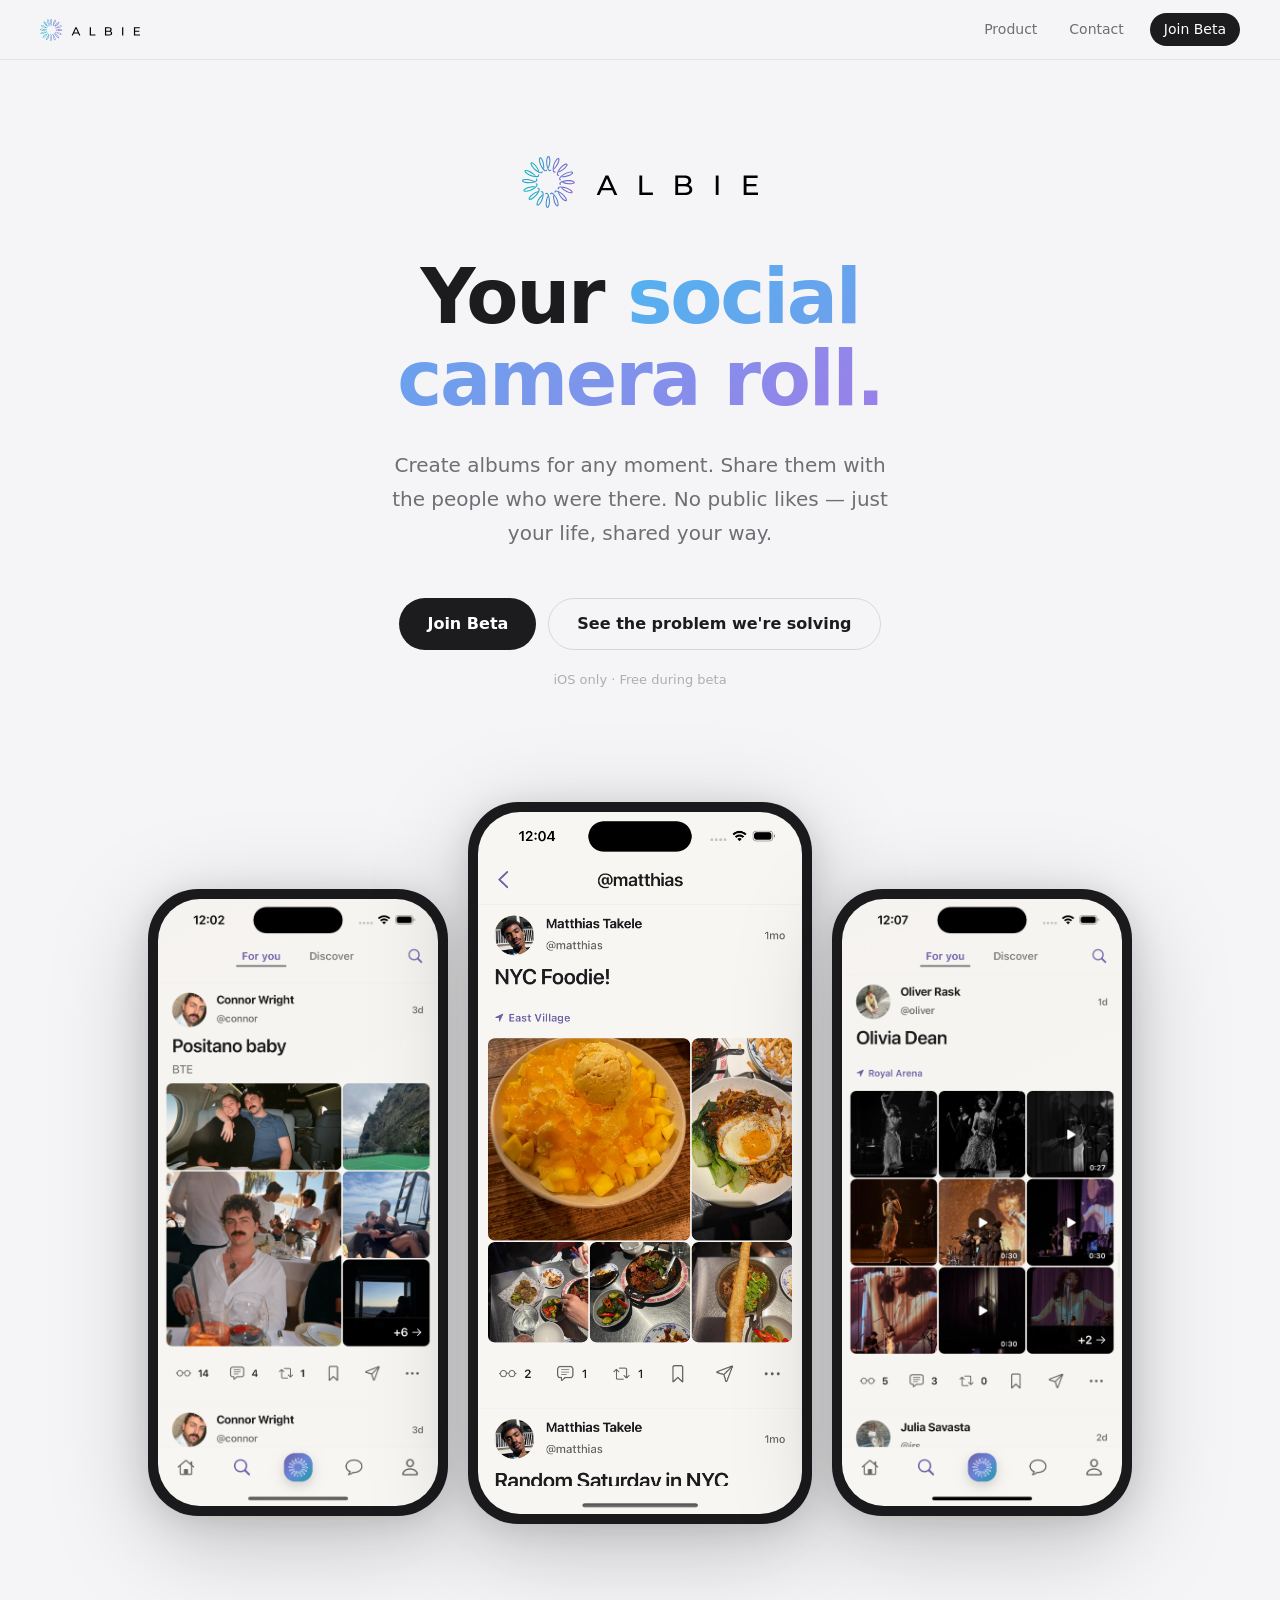
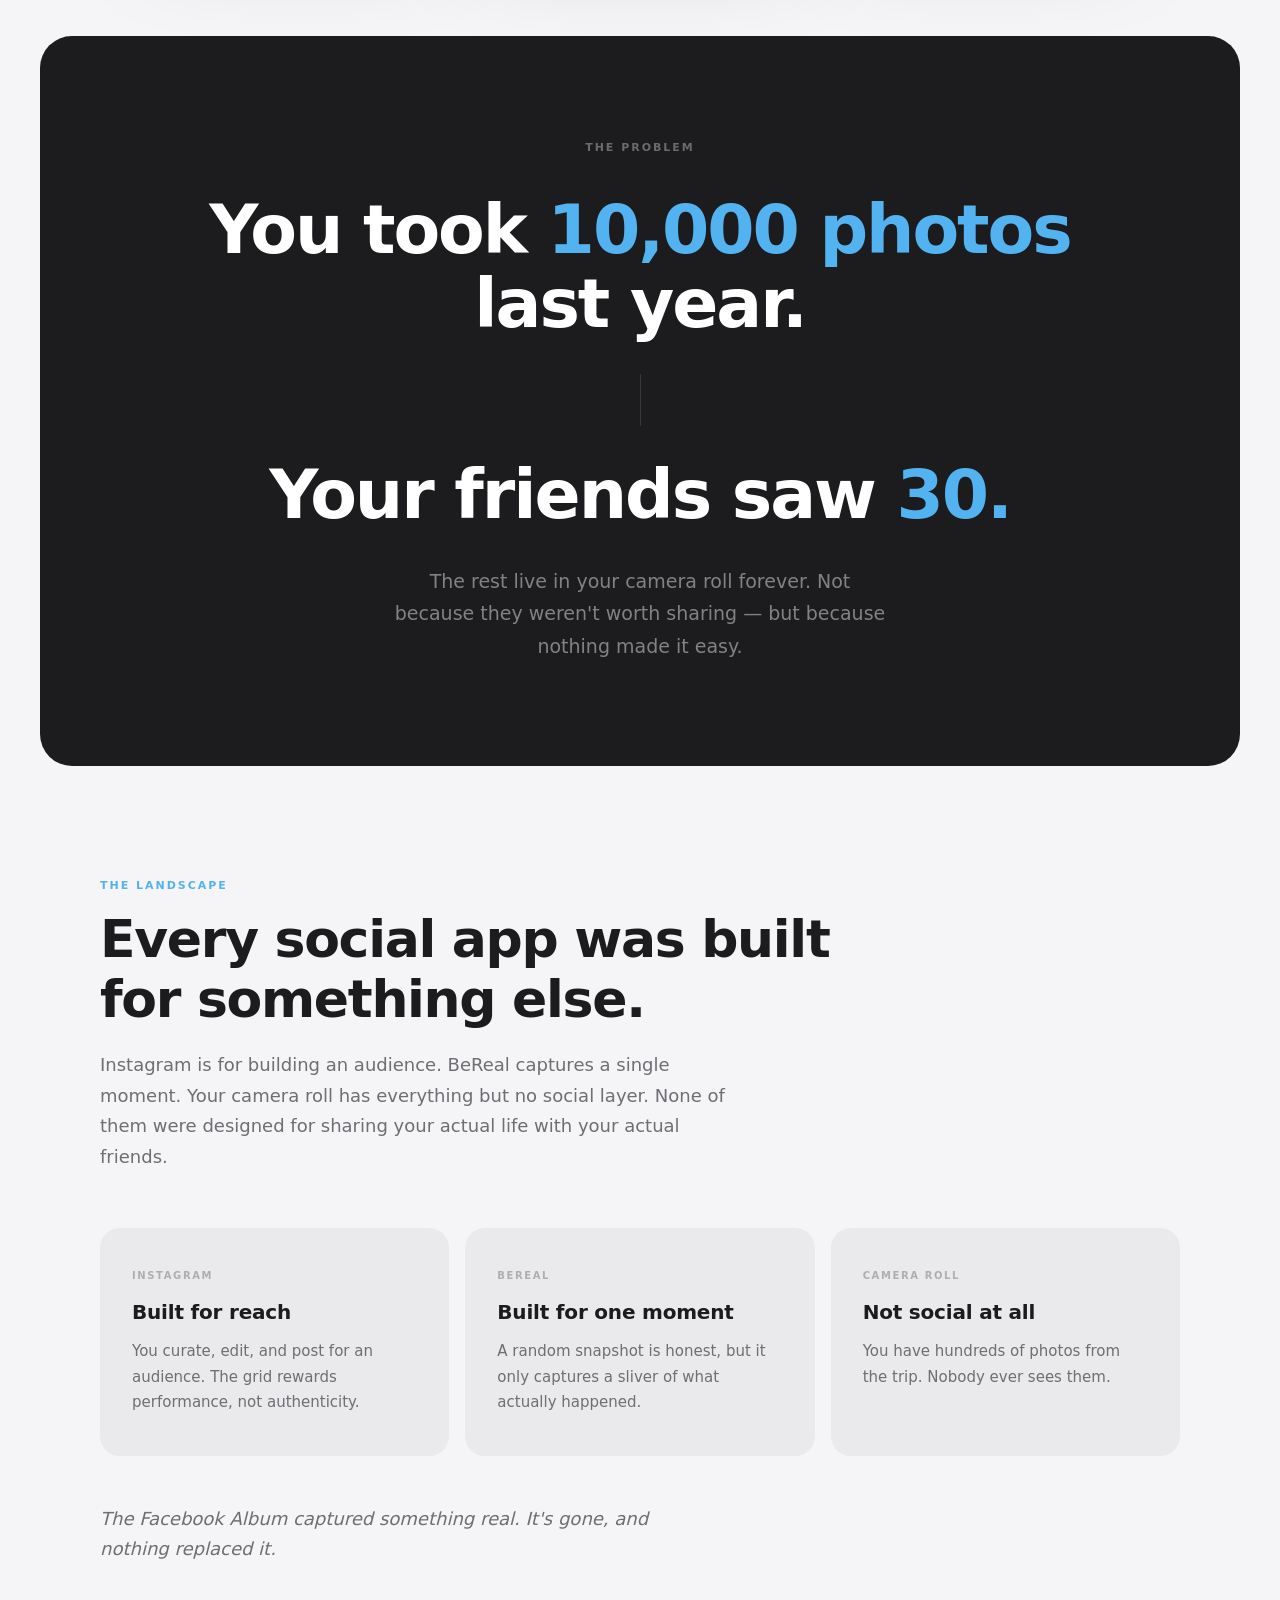
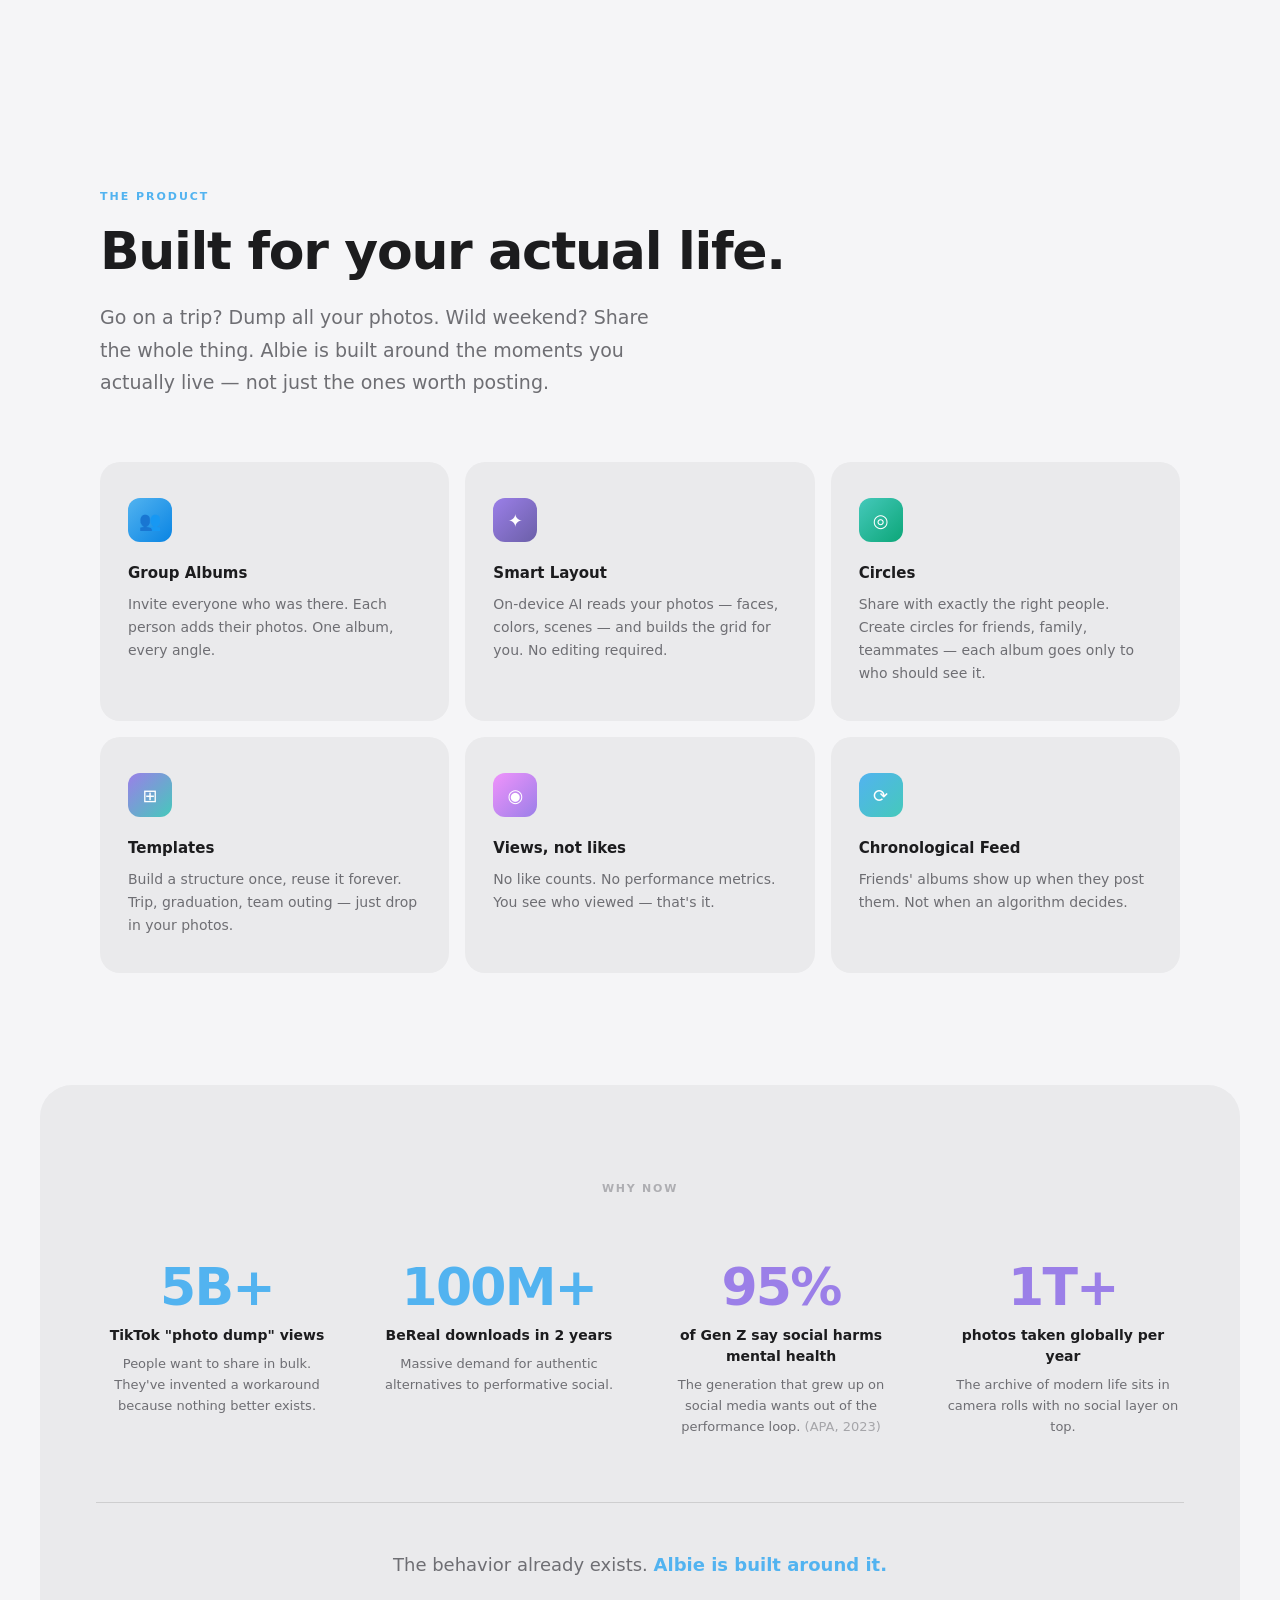
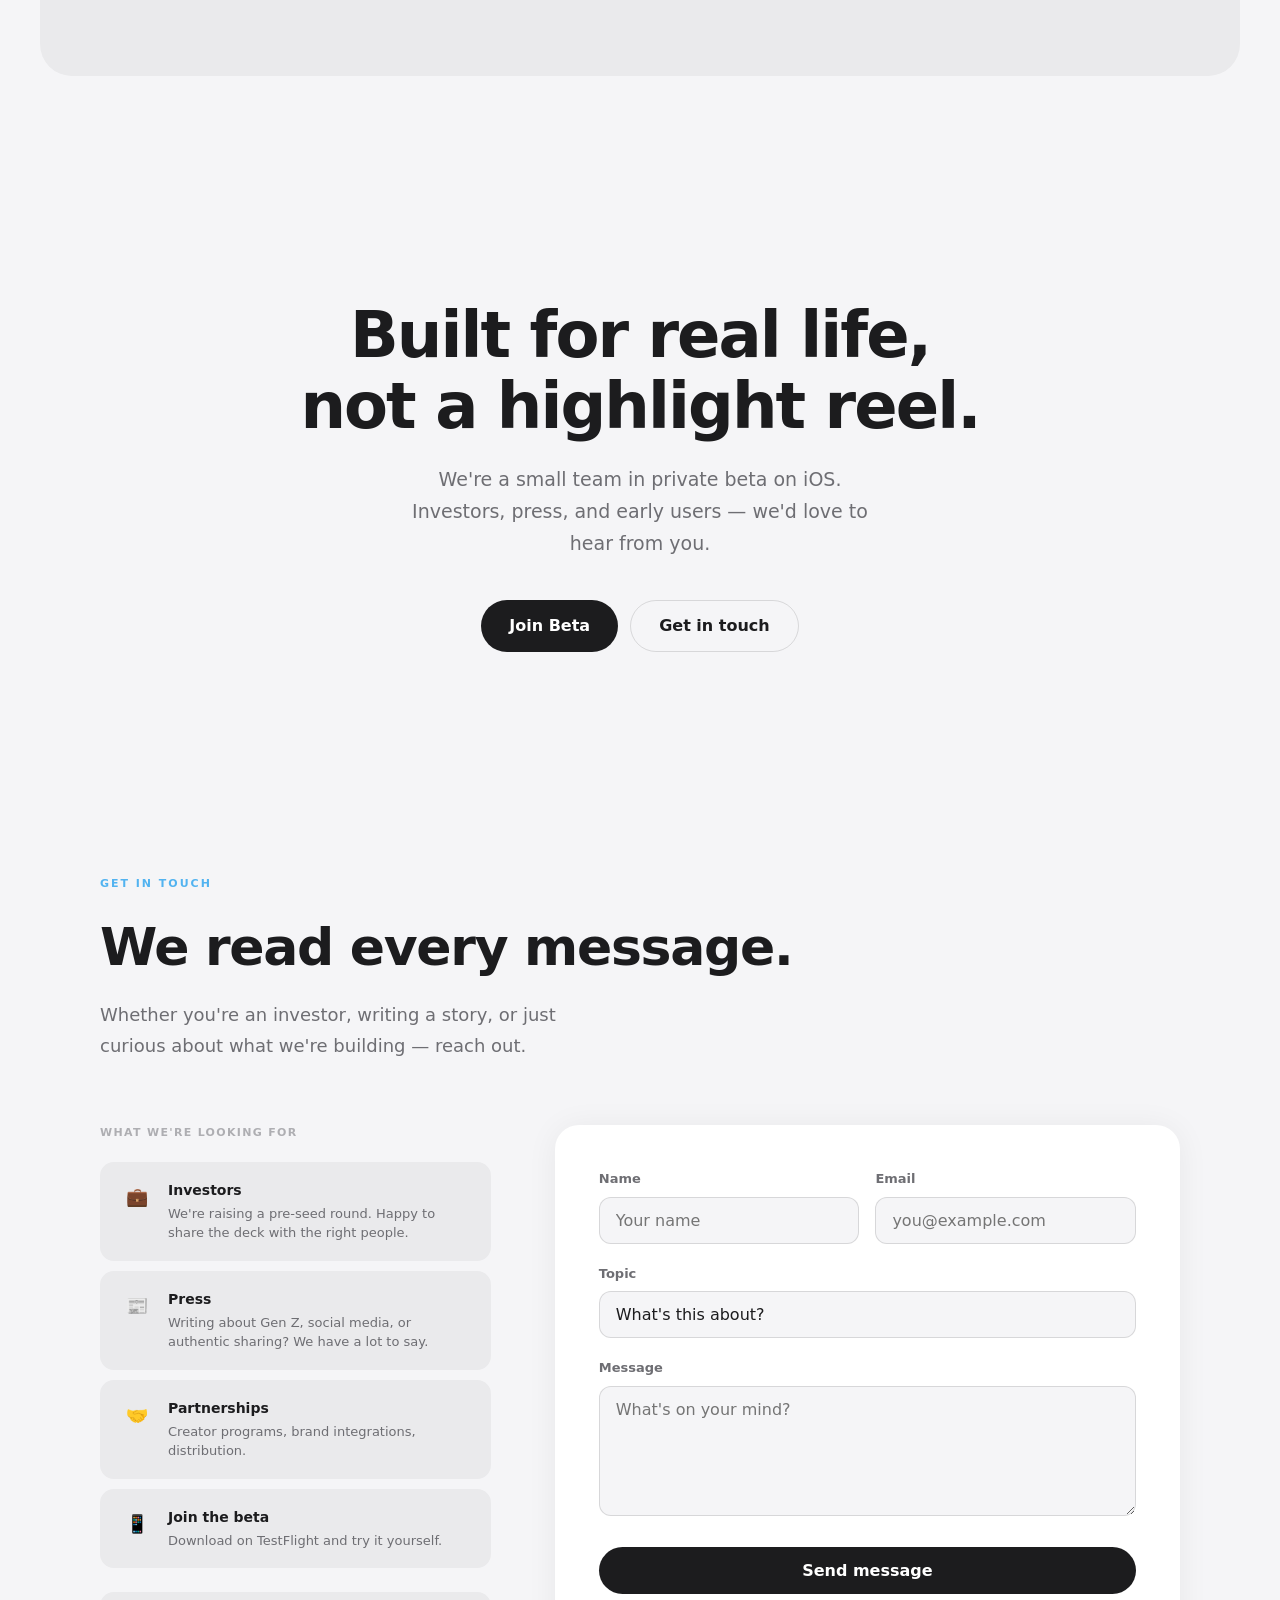
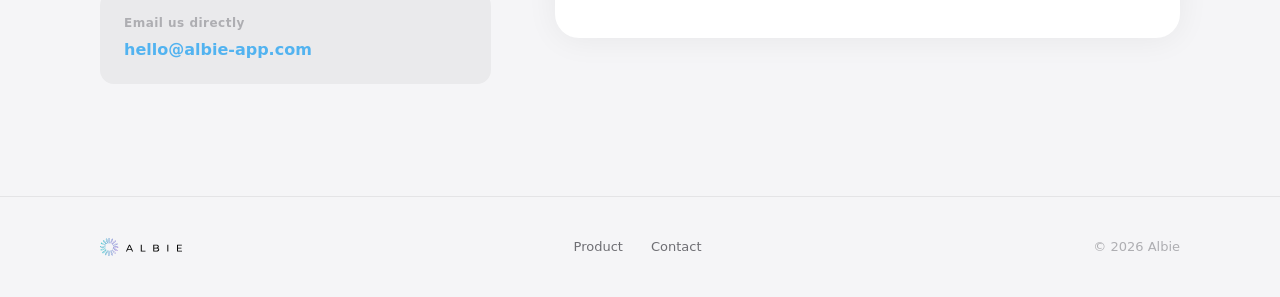
<file: index.html>
<!DOCTYPE html>
<html lang="en">
<head>
  <meta charset="UTF-8">
  <meta name="viewport" content="width=device-width, initial-scale=1.0">
  <title>Albie — Share your life, not just the highlights</title>
  <meta name="description" content="Albie is the social camera roll. Create albums for any moment and share them with the people who were there. No algorithm, no performance pressure.">
  <meta property="og:title" content="Albie — Share your life, not just the highlights">
  <meta property="og:description" content="Create albums for any moment. Share them with the people who were actually there.">
  <meta property="og:url" content="https://albie-app.com">
  <link rel="stylesheet" href="styles.css">
</head>
<body>

  <!-- ── Nav ── -->
  <nav>
    <a href="/" class="nav-logo">
      <img src="/albie_logo.svg" height="22" style="width:auto;display:block;" alt="Albie">
    </a>
    <div class="nav-links">
      <a href="#product">Product</a>
      <a href="#contact">Contact</a>
      <a href="https://testflight.apple.com/join/ATGr8Ppr" class="btn btn-primary nav-cta">Join Beta</a>
    </div>
  </nav>

  <!-- ── Hero ── -->
  <section class="hero">
    <div class="container">
      <div class="hero-inner fade-in">

        <div class="hero-logo-wrap">
          <img src="/albie_logo.svg" height="52" style="width:auto;display:block;" alt="Albie">
        </div>

        <h1>Your <span class="gradient-text">social camera roll.</span></h1>

        <p class="hero-sub">
          Create albums for any moment. Share them with the people who were there.
          No public likes — just your life, shared your way.
        </p>

        <div class="hero-cta">
          <a href="https://testflight.apple.com/join/ATGr8Ppr" class="btn btn-primary btn-lg">
            Join Beta
          </a>
          <a href="#problem" class="btn btn-ghost btn-lg">See the problem we're solving</a>
        </div>

        <p class="hero-note">iOS only · Free during beta</p>

      </div>
    </div>

  </section>

  <!-- ── App Screenshots ── -->
  <div class="screenshots-section">
    <div class="phones-row fade-in">
      <div class="hero-phone side">
        <div class="phone-frame">
          <div class="phone-screen">
            <img src="/screenshot-2.png" alt="Albie — Positano album by Connor">
          </div>
        </div>
      </div>
      <div class="hero-phone center">
        <div class="phone-frame">
          <div class="phone-screen">
            <img src="/screenshot-3.png" alt="Albie — NYC Foodie">
          </div>
        </div>
      </div>
      <div class="hero-phone side">
        <div class="phone-frame">
          <div class="phone-screen">
            <img src="/screenshot-1.png" alt="Albie — Olivia Dean concert">
          </div>
        </div>
      </div>
    </div>
  </div>

  <!-- ── Problem ── -->
  <div id="problem">
    <div class="problem-wrap fade-in">
      <p class="problem-eyebrow">The problem</p>
      <h2>You took <span class="blue">10,000 photos</span><br>last year.</h2>
      <div class="divider-dot"></div>
      <h2>Your friends saw <span class="blue">30.</span></h2>
      <p class="problem-sub">
        The rest live in your camera roll forever. Not because they weren't worth sharing —
        but because nothing made it easy.
      </p>
    </div>
  </div>

  <!-- ── Why existing apps fail ── -->
  <section class="gap">
    <div class="container">
      <div class="fade-in">
        <div class="eyebrow">The landscape</div>
        <h2>Every social app was built<br>for something else.</h2>
        <p class="gap-lead">Instagram is for building an audience. BeReal captures a single moment. Your camera roll has everything but no social layer. None of them were designed for sharing your actual life with your actual friends.</p>
      </div>

      <div class="gap-cards">
        <div class="gap-card fade-in">
          <div class="gap-card-platform">Instagram</div>
          <h3>Built for reach</h3>
          <p>You curate, edit, and post for an audience. The grid rewards performance, not authenticity.</p>
        </div>
        <div class="gap-card fade-in">
          <div class="gap-card-platform">BeReal</div>
          <h3>Built for one moment</h3>
          <p>A random snapshot is honest, but it only captures a sliver of what actually happened.</p>
        </div>
        <div class="gap-card fade-in">
          <div class="gap-card-platform">Camera Roll</div>
          <h3>Not social at all</h3>
          <p>You have hundreds of photos from the trip. Nobody ever sees them.</p>
        </div>
      </div>

      <p class="gap-footer fade-in">
        The Facebook Album captured something real. It's gone, and nothing replaced it.
      </p>
    </div>
  </section>

  <!-- ── Product ── -->
  <section id="product">
    <div class="container">
      <div class="fade-in">
        <div class="eyebrow">The product</div>
        <h2>Built for your actual life.</h2>
        <p class="solution-lead">
          Go on a trip? Dump all your photos. Wild weekend? Share the whole thing.
          Albie is built around the moments you actually live — not just the ones worth posting.
        </p>
      </div>

      <div class="solution-grid">
        <div class="solution-card fade-in">
          <div class="solution-card-icon" style="background:linear-gradient(135deg,#52B3F0,#0984E3)">👥</div>
          <h3>Group Albums</h3>
          <p>Invite everyone who was there. Each person adds their photos. One album, every angle.</p>
        </div>
        <div class="solution-card fade-in">
          <div class="solution-card-icon" style="background:linear-gradient(135deg,#9B7FE8,#6B5FA8)">✦</div>
          <h3>Smart Layout</h3>
          <p>On-device AI reads your photos — faces, colors, scenes — and builds the grid for you. No editing required.</p>
        </div>
        <div class="solution-card fade-in">
          <div class="solution-card-icon" style="background:linear-gradient(135deg,#45C9BB,#0CA678)">◎</div>
          <h3>Circles</h3>
          <p>Share with exactly the right people. Create circles for friends, family, teammates — each album goes only to who should see it.</p>
        </div>
        <div class="solution-card fade-in">
          <div class="solution-card-icon" style="background:linear-gradient(135deg,#9B7FE8,#45C9BB)">⊞</div>
          <h3>Templates</h3>
          <p>Build a structure once, reuse it forever. Trip, graduation, team outing — just drop in your photos.</p>
        </div>
        <div class="solution-card fade-in">
          <div class="solution-card-icon" style="background:linear-gradient(135deg,#F093FB,#9B7FE8)">◉</div>
          <h3>Views, not likes</h3>
          <p>No like counts. No performance metrics. You see who viewed — that's it.</p>
        </div>
        <div class="solution-card fade-in">
          <div class="solution-card-icon" style="background:linear-gradient(135deg,#52B3F0,#45C9BB)">⟳</div>
          <h3>Chronological Feed</h3>
          <p>Friends' albums show up when they post them. Not when an algorithm decides.</p>
        </div>
      </div>
    </div>
  </section>


  <!-- ── Traction / Market ── -->
  <div style="padding: 0 0 112px;">
    <div class="stats-wrap fade-in">
      <div class="stats-label">Why now</div>
      <div class="stats-grid">
        <div>
          <div class="stat-num blue">5B+</div>
          <div class="stat-title">TikTok "photo dump" views</div>
          <div class="stat-desc">People want to share in bulk. They've invented a workaround because nothing better exists.</div>
        </div>
        <div>
          <div class="stat-num blue">100M+</div>
          <div class="stat-title">BeReal downloads in 2 years</div>
          <div class="stat-desc">Massive demand for authentic alternatives to performative social.</div>
        </div>
        <div>
          <div class="stat-num purple">95%</div>
          <div class="stat-title">of Gen Z say social harms mental health</div>
          <div class="stat-desc">The generation that grew up on social media wants out of the performance loop. <span style="opacity:0.55">(APA, 2023)</span></div>
        </div>
        <div>
          <div class="stat-num purple">1T+</div>
          <div class="stat-title">photos taken globally per year</div>
          <div class="stat-desc">The archive of modern life sits in camera rolls with no social layer on top.</div>
        </div>
      </div>
      <p class="stats-footer">
        The behavior already exists. <span class="blue">Albie is built around it.</span>
      </p>
    </div>
  </div>

  <!-- ── CTA ── -->
  <section class="cta-banner">
    <div class="container fade-in">
      <h2>Built for real life,<br>not a highlight reel.</h2>
      <p>We're a small team in private beta on iOS. Investors, press, and early users — we'd love to hear from you.</p>
      <div class="cta-actions">
        <a href="https://testflight.apple.com/join/ATGr8Ppr" class="btn btn-primary btn-lg">
          Join Beta
        </a>
        <a href="#contact" class="btn btn-ghost btn-lg">Get in touch</a>
      </div>
    </div>
  </section>

  <!-- ── Contact ── -->
  <section id="contact">
    <div class="container">

      <div class="contact-header fade-in">
        <div class="eyebrow">Get in touch</div>
        <h2>We read every message.</h2>
        <p>Whether you're an investor, writing a story, or just curious about what we're building — reach out.</p>
      </div>

      <div class="contact-grid">

        <div class="contact-info fade-in">
          <h3 class="contact-info-label">What we're looking for</h3>
          <div class="contact-links">

            <a id="investors" href="#contact-form" class="contact-link-item" onclick="document.querySelector('[name=type]').value='investors'; return true;">
              <div class="contact-link-icon">💼</div>
              <div>
                <div class="contact-link-label">Investors</div>
                <div class="contact-link-desc">We're raising a pre-seed round. Happy to share the deck with the right people.</div>
              </div>
            </a>

            <a id="press" href="#contact-form" class="contact-link-item" onclick="document.querySelector('[name=type]').value='press'; return true;">
              <div class="contact-link-icon">📰</div>
              <div>
                <div class="contact-link-label">Press</div>
                <div class="contact-link-desc">Writing about Gen Z, social media, or authentic sharing? We have a lot to say.</div>
              </div>
            </a>

            <a href="#contact-form" class="contact-link-item" onclick="document.querySelector('[name=type]').value='partnerships'; return true;">
              <div class="contact-link-icon">🤝</div>
              <div>
                <div class="contact-link-label">Partnerships</div>
                <div class="contact-link-desc">Creator programs, brand integrations, distribution.</div>
              </div>
            </a>

            <a href="https://testflight.apple.com/join/ATGr8Ppr" class="contact-link-item">
              <div class="contact-link-icon">📱</div>
              <div>
                <div class="contact-link-label">Join the beta</div>
                <div class="contact-link-desc">Download on TestFlight and try it yourself.</div>
              </div>
            </a>

          </div>

          <div class="contact-email-card">
            <div class="contact-email-label">Email us directly</div>
            <a href="mailto:hello@albie-app.com" class="contact-email-link">hello@albie-app.com</a>
          </div>
        </div>

        <div id="contact-form" class="fade-in">
          <div class="contact-form-card">
            <div id="form-wrapper">
              <form id="contact-form-el">
                <div class="form-row-2">
                  <div class="form-group">
                    <label for="name">Name</label>
                    <input type="text" id="name" name="name" placeholder="Your name" required>
                  </div>
                  <div class="form-group">
                    <label for="email">Email</label>
                    <input type="email" id="email" name="email" placeholder="you@example.com" required>
                  </div>
                </div>
                <div class="form-group">
                  <label for="type">Topic</label>
                  <select id="type" name="type" required>
                    <option value="" disabled selected>What's this about?</option>
                    <option value="investors">Investment</option>
                    <option value="press">Press / Media</option>
                    <option value="partnerships">Partnerships</option>
                    <option value="beta">Beta feedback</option>
                    <option value="general">General</option>
                  </select>
                </div>
                <div class="form-group">
                  <label for="message">Message</label>
                  <textarea id="message" name="message" placeholder="What's on your mind?" required></textarea>
                </div>
                <button type="submit" class="btn btn-primary" style="width:100%;justify-content:center;font-size:16px;padding:14px;margin-top:4px;">
                  Send message
                </button>
              </form>
            </div>
            <div class="form-success" id="form-success-inline">
              <div class="success-icon">✉️</div>
              <h3>Got it.</h3>
              <p>Thanks for reaching out. We'll get back to you within a day or two.</p>
            </div>
          </div>
        </div>

      </div>
    </div>
  </section>

  <!-- ── Footer ── -->
  <footer>
    <div class="footer-inner">
      <a href="/" class="footer-logo">
        <img src="/albie_logo.svg" height="18" style="width:auto;display:block;" alt="Albie">
      </a>
      <div class="footer-links">
        <a href="#product">Product</a>
        <a href="#contact">Contact</a>
      </div>
      <span class="footer-copy">© 2026 Albie</span>
    </div>
  </footer>

  <script>
    // Fade-in on scroll
    const observer = new IntersectionObserver(
      entries => entries.forEach(e => { if (e.isIntersecting) e.target.classList.add('visible'); }),
      { threshold: 0.08, rootMargin: '0px 0px -32px 0px' }
    );
    document.querySelectorAll('.fade-in').forEach(el => observer.observe(el));

    // Anchor scroll — intercept all internal links and offset by nav height
    document.querySelectorAll('a[href^="#"]').forEach(a => {
      a.addEventListener('click', function(e) {
        const href = this.getAttribute('href');
        if (!href || href === '#') return;
        const target = document.querySelector(href);
        if (!target) return;
        e.preventDefault();
        const navH = document.querySelector('nav').offsetHeight;
        const targetTop = target.getBoundingClientRect().top + window.scrollY;
        window.scrollTo({ top: targetTop - navH - 48, behavior: 'smooth' });
      });
    });

    // Contact form
    document.getElementById('contact-form-el').addEventListener('submit', async function(e) {
      e.preventDefault();
      const data = Object.fromEntries(new FormData(e.target));
      try {
        const res = await fetch('/api/contact', {
          method: 'POST',
          headers: { 'Content-Type': 'application/json' },
          body: JSON.stringify(data),
        });
        if (res.ok) {
          document.getElementById('form-wrapper').style.display = 'none';
          document.getElementById('form-success-inline').style.display = 'block';
        } else {
          alert('Something went wrong. Email us at hello@albie-app.com');
        }
      } catch {
        alert('Something went wrong. Email us at hello@albie-app.com');
      }
    });
  </script>
</body>
</html>
</file>
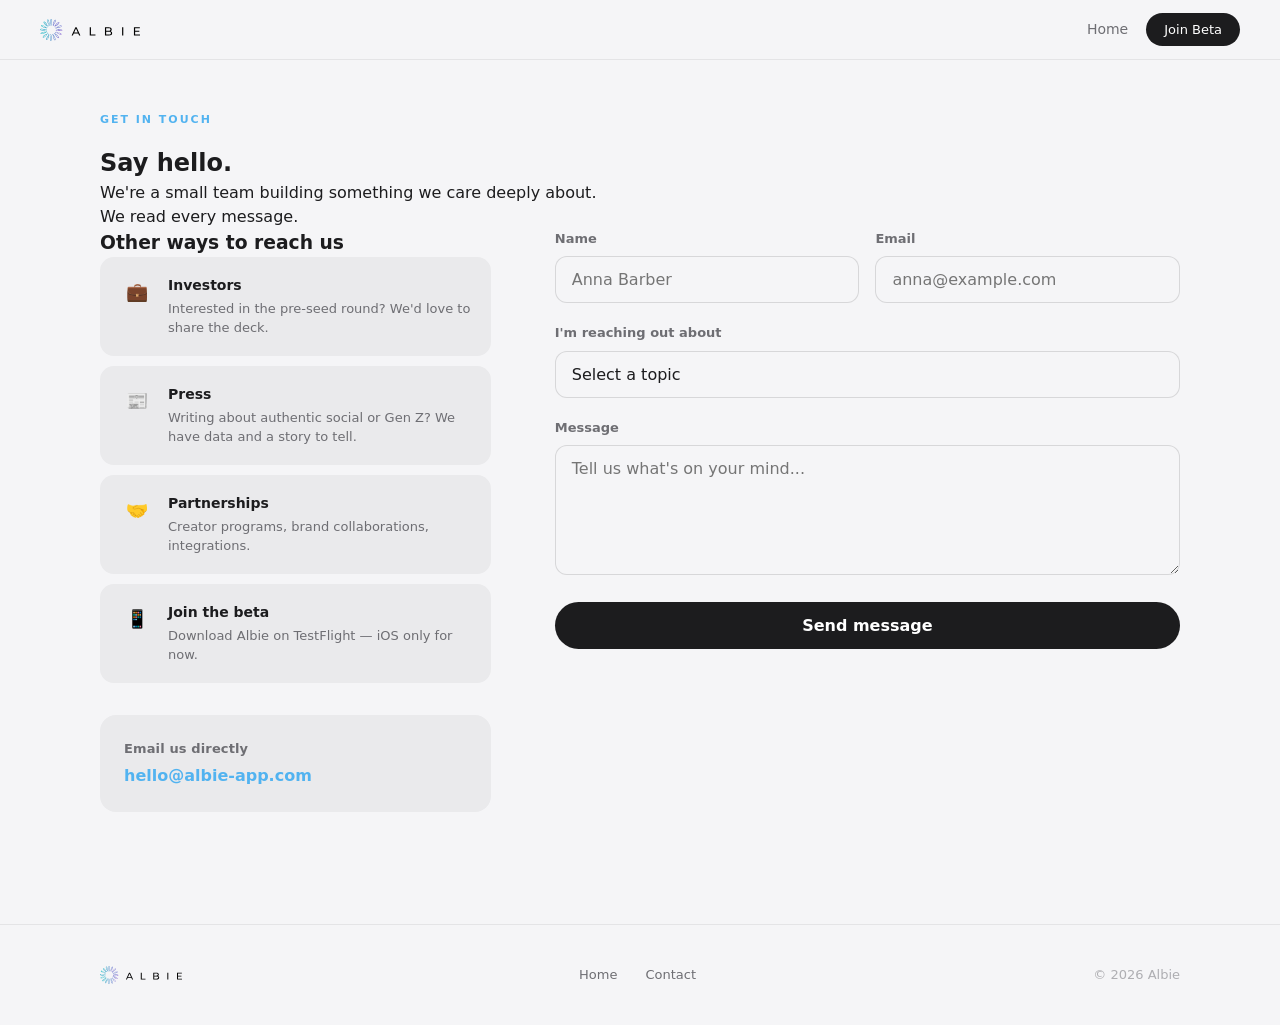
<file: contact.html>
<!DOCTYPE html>
<html lang="en">
<head>
  <meta charset="UTF-8">
  <meta name="viewport" content="width=device-width, initial-scale=1.0">
  <title>Contact — Albie</title>
  <meta name="description" content="Get in touch with the Albie team — investors, press, partnerships, or general questions.">
  <link rel="stylesheet" href="styles.css">
</head>
<body>

  <!-- ── Nav ── -->
  <nav>
    <a href="/" class="nav-logo">
      <img src="/albie_logo.svg" height="22" style="width:auto;display:block;" alt="Albie">
    </a>
    <div class="nav-links">
      <a href="/">Home</a>
      <a href="https://testflight.apple.com/join/ATGr8Ppr" class="btn btn-primary" style="padding: 7px 18px; font-size: 13px;">Join Beta</a>
    </div>
  </nav>

  <!-- ── Contact ── -->
  <section class="contact-section">
    <div class="container">

      <div class="contact-header fade-in">
        <div class="eyebrow">Get in touch</div>
        <h1>Say hello.</h1>
        <p>We're a small team building something we care deeply about.<br>We read every message.</p>
      </div>

      <div class="contact-grid">

        <!-- Left: quick links -->
        <div class="contact-info fade-in">
          <h3>Other ways to reach us</h3>
          <div class="contact-links">

            <a id="investors" href="#contact-form" class="contact-link-item" onclick="document.querySelector('[name=type]').value='investors'">
              <div class="contact-link-icon">💼</div>
              <div>
                <div class="contact-link-label">Investors</div>
                <div class="contact-link-desc">Interested in the pre-seed round? We'd love to share the deck.</div>
              </div>
            </a>

            <a id="press" href="#contact-form" class="contact-link-item" onclick="document.querySelector('[name=type]').value='press'">
              <div class="contact-link-icon">📰</div>
              <div>
                <div class="contact-link-label">Press</div>
                <div class="contact-link-desc">Writing about authentic social or Gen Z? We have data and a story to tell.</div>
              </div>
            </a>

            <a href="#contact-form" class="contact-link-item" onclick="document.querySelector('[name=type]').value='partnerships'">
              <div class="contact-link-icon">🤝</div>
              <div>
                <div class="contact-link-label">Partnerships</div>
                <div class="contact-link-desc">Creator programs, brand collaborations, integrations.</div>
              </div>
            </a>

            <a href="https://testflight.apple.com/join/ATGr8Ppr" class="contact-link-item">
              <div class="contact-link-icon">📱</div>
              <div>
                <div class="contact-link-label">Join the beta</div>
                <div class="contact-link-desc">Download Albie on TestFlight — iOS only for now.</div>
              </div>
            </a>

          </div>

          <div style="margin-top: 32px; padding: 24px; background: var(--surface); border-radius: 16px;">
            <div style="font-size: 13px; font-weight: 600; color: var(--text-secondary); margin-bottom: 6px; letter-spacing: 0.01em;">Email us directly</div>
            <a href="mailto:hello@albie-app.com" style="font-size: 16px; font-weight: 600; color: var(--blue); text-decoration: none;">hello@albie-app.com</a>
          </div>
        </div>

        <!-- Right: form -->
        <div id="contact-form" class="fade-in">
          <div class="contact-form">

            <div id="form-wrapper">
              <form action="/api/contact" method="POST" id="contact">

                <div class="form-row-2">
                  <div class="form-group">
                    <label for="name">Name</label>
                    <input type="text" id="name" name="name" placeholder="Anna Barber" required>
                  </div>
                  <div class="form-group">
                    <label for="email">Email</label>
                    <input type="email" id="email" name="email" placeholder="anna@example.com" required>
                  </div>
                </div>

                <div class="form-group">
                  <label for="type">I'm reaching out about</label>
                  <select id="type" name="type" required>
                    <option value="" disabled selected>Select a topic</option>
                    <option value="general">General inquiry</option>
                    <option value="investors">Investment / Pre-seed round</option>
                    <option value="press">Press / Media</option>
                    <option value="partnerships">Partnerships</option>
                    <option value="beta">Beta feedback</option>
                    <option value="other">Something else</option>
                  </select>
                </div>

                <div class="form-group">
                  <label for="message">Message</label>
                  <textarea id="message" name="message" placeholder="Tell us what's on your mind..." required></textarea>
                </div>

                <div class="form-submit">
                  <button type="submit" class="btn btn-primary" style="width: 100%; justify-content: center; font-size: 16px; padding: 14px;">
                    Send message
                  </button>
                </div>

              </form>
            </div>

            <div class="form-success" id="form-success">
              <div class="success-icon">✉️</div>
              <h3>Message sent.</h3>
              <p>Thanks for reaching out — we'll get back to you within a couple of days.</p>
            </div>

          </div>
        </div>

      </div>
    </div>
  </section>

  <!-- ── Footer ── -->
  <footer>
    <div class="footer-inner">
      <a href="/" class="footer-logo">
        <img src="/albie_logo.svg" height="18" style="width:auto;display:block;" alt="Albie">
      </a>
      <div class="footer-links">
        <a href="/">Home</a>
        <a href="contact.html">Contact</a>
      </div>
      <span class="footer-copy">© 2026 Albie</span>
    </div>
  </footer>

  <script>
    // Fade-in on scroll
    const observer = new IntersectionObserver(
      entries => entries.forEach(e => { if (e.isIntersecting) e.target.classList.add('visible'); }),
      { threshold: 0.1, rootMargin: '0px 0px -40px 0px' }
    );
    document.querySelectorAll('.fade-in').forEach(el => observer.observe(el));

    // Form success state
    document.getElementById('contact').addEventListener('submit', async function(e) {
      e.preventDefault();
      const form = e.target;
      const data = Object.fromEntries(new FormData(form));

      try {
        const res = await fetch('/api/contact', {
          method: 'POST',
          headers: { 'Content-Type': 'application/json' },
          body: JSON.stringify(data),
        });
        if (res.ok) {
          document.getElementById('form-wrapper').style.display = 'none';
          document.getElementById('form-success').style.display = 'block';
        } else {
          alert('Something went wrong. Please email us at hello@albie-app.com');
        }
      } catch {
        alert('Something went wrong. Please email us at hello@albie-app.com');
      }
    });
  </script>
</body>
</html>
</file>
<file: styles.css>
:root {
  --bg: #F5F5F7;
  --surface: #EAEAEC;
  --surface-alt: #E2E2E5;
  --text: #1C1C1E;
  --text-secondary: #6E6E73;
  --text-tertiary: #AEAEB2;
  --blue: #52B3F0;
  --purple: #9B7FE8;
  --teal: #45C9BB;
  --border: rgba(0,0,0,0.07);
  --border-strong: rgba(0,0,0,0.12);
  --radius: 20px;
  --max: 1080px;
  --nav-h: 60px;
}

*, *::before, *::after { box-sizing: border-box; margin: 0; padding: 0; }

html {
  font-family: -apple-system, BlinkMacSystemFont, 'Segoe UI', system-ui, sans-serif;
  background: var(--bg);
  color: var(--text);
  line-height: 1.5;
  -webkit-font-smoothing: antialiased;
  /* No CSS scroll-behavior — JS handles it precisely */
}

/* ── Nav ── */
nav {
  position: fixed; top: 0; left: 0; right: 0; z-index: 100;
  display: flex; align-items: center; justify-content: space-between;
  padding: 0 40px; height: var(--nav-h);
  background: rgba(245,245,247,0.92);
  backdrop-filter: blur(24px);
  -webkit-backdrop-filter: blur(24px);
  border-bottom: 1px solid var(--border);
}
.nav-logo { display: flex; align-items: center; text-decoration: none; }
.nav-links { display: flex; align-items: center; gap: 4px; }
.nav-links a {
  font-size: 14px; font-weight: 500; color: var(--text-secondary);
  text-decoration: none; padding: 6px 14px; border-radius: 20px;
  transition: color 0.15s, background 0.15s;
}
.nav-links a:hover { color: var(--text); background: var(--surface); }
.nav-cta { margin-left: 8px; padding: 7px 16px; font-size: 13px; }

/* ── Buttons ── */
.btn {
  display: inline-flex; align-items: center; justify-content: center; gap: 8px;
  padding: 10px 22px; border-radius: 100px;
  font-size: 15px; font-weight: 600; text-decoration: none;
  transition: opacity 0.15s, transform 0.12s;
  cursor: pointer; border: none; font-family: inherit; white-space: nowrap;
}
.btn:active { transform: scale(0.97); }
.btn-primary { background: var(--text); color: #fff; -webkit-text-fill-color: #fff; }
.btn-primary:hover { opacity: 0.8; }
.btn-ghost { background: transparent; color: var(--text); border: 1.5px solid var(--border-strong); }
.btn-ghost:hover { background: var(--surface); }
.btn-lg { font-size: 16px; padding: 13px 28px; }

/* ── Layout ── */
section { padding: 112px 40px; }
.container { max-width: var(--max); margin: 0 auto; }
.eyebrow {
  font-size: 11px; font-weight: 700; letter-spacing: 0.18em;
  text-transform: uppercase; color: var(--blue); margin-bottom: 16px;
}

/* ── Gradient text ── */
.gradient-text {
  background: linear-gradient(135deg, var(--blue) 0%, var(--purple) 100%);
  -webkit-background-clip: text;
  -webkit-text-fill-color: transparent;
  background-clip: text;
}

/* ── Hero ── */
.hero {
  padding-top: calc(var(--nav-h) + 96px);
  padding-bottom: 80px;
  text-align: center;
}
.hero-inner { max-width: 740px; margin: 0 auto; }

.hero-logo-wrap {
  display: flex; justify-content: center;
  margin-bottom: 48px;
}

.hero h1 {
  font-size: clamp(44px, 6.5vw, 76px); font-weight: 700;
  letter-spacing: -0.03em; line-height: 1.08; margin-bottom: 28px;
}
.hero-sub {
  font-size: 20px; color: var(--text-secondary);
  max-width: 500px; margin: 0 auto 48px; line-height: 1.7;
}
.hero-cta { display: flex; gap: 12px; justify-content: center; flex-wrap: wrap; }
.hero-note { font-size: 13px; color: var(--text-tertiary); margin-top: 20px; }

/* ── Problem ── */
.problem-wrap {
  margin: 0 40px;
  background: var(--text); color: #fff;
  border-radius: 32px; padding: 104px 56px;
  text-align: center;
}
.problem-eyebrow {
  font-size: 11px; font-weight: 700; letter-spacing: 0.18em;
  text-transform: uppercase; color: rgba(255,255,255,0.35);
  margin-bottom: 36px; display: block;
}
.problem-wrap h2 {
  font-size: clamp(36px, 5.5vw, 68px); font-weight: 700;
  letter-spacing: -0.03em; line-height: 1.1;
}
.problem-wrap h2 .blue { color: var(--blue); }
.divider-dot {
  width: 1px; height: 52px; background: rgba(255,255,255,0.12);
  margin: 32px auto;
}
.problem-sub {
  font-size: 19px; color: rgba(255,255,255,0.45);
  max-width: 500px; margin: 32px auto 0;
  line-height: 1.7;
}

/* ── Gap ── */
.gap h2 {
  font-size: clamp(28px, 4.5vw, 52px); font-weight: 700;
  letter-spacing: -0.025em; line-height: 1.15; margin-bottom: 20px;
}
.gap-lead {
  color: var(--text-secondary); font-size: 18px;
  max-width: 640px; line-height: 1.7; margin-bottom: 56px;
}
.gap-cards {
  display: grid; grid-template-columns: repeat(3, 1fr);
  gap: 16px; margin-bottom: 48px;
}
.gap-card {
  background: var(--surface); border-radius: var(--radius); padding: 40px 32px;
  transition: background 0.2s;
}
.gap-card:hover { background: var(--surface-alt); }
.gap-card-platform {
  font-size: 10px; font-weight: 700; letter-spacing: 0.16em;
  text-transform: uppercase; color: var(--text-tertiary); margin-bottom: 14px;
}
.gap-card h3 { font-size: 20px; font-weight: 700; margin-bottom: 12px; letter-spacing: -0.01em; }
.gap-card p { font-size: 15px; color: var(--text-secondary); line-height: 1.7; }
.gap-footer {
  font-size: 18px; color: var(--text-secondary);
  max-width: 560px; line-height: 1.7; font-style: italic;
}

/* ── Product / Solution ── */
#product h2 {
  font-size: clamp(28px, 4.5vw, 52px); font-weight: 700;
  letter-spacing: -0.025em; line-height: 1.15; margin-bottom: 20px;
}
.solution-lead {
  font-size: 19px; color: var(--text-secondary);
  max-width: 580px; margin-bottom: 64px; line-height: 1.7;
}
.solution-grid {
  display: grid; grid-template-columns: repeat(3, 1fr);
  gap: 16px;
}
.solution-card {
  background: var(--surface); border-radius: var(--radius); padding: 36px 28px;
  transition: background 0.2s;
}
.solution-card:hover { background: var(--surface-alt); }
.solution-card-icon {
  width: 44px; height: 44px; border-radius: 12px;
  background: var(--text); color: #fff;
  display: flex; align-items: center; justify-content: center;
  font-size: 18px; margin-bottom: 20px;
  flex-shrink: 0;
}
.solution-card h3 { font-size: 15px; font-weight: 700; margin-bottom: 8px; }
.solution-card p { font-size: 14px; color: var(--text-secondary); line-height: 1.65; }

/* ── Stats ── */
.stats-wrap {
  background: var(--surface); border-radius: 32px;
  margin: 0 40px; padding: 96px 56px;
}
.stats-label {
  font-size: 11px; font-weight: 700; letter-spacing: 0.16em;
  text-transform: uppercase; color: var(--text-tertiary);
  text-align: center; margin-bottom: 64px;
}
.stats-grid {
  display: grid; grid-template-columns: repeat(4, 1fr);
  gap: 40px; text-align: center;
}
.stat-num {
  font-size: 52px; font-weight: 700; line-height: 1;
  letter-spacing: -0.035em; margin-bottom: 12px;
}
.stat-num.blue { color: var(--blue); }
.stat-num.purple { color: var(--purple); }
.stat-title { font-size: 14px; font-weight: 600; margin-bottom: 8px; }
.stat-desc { font-size: 13px; color: var(--text-secondary); line-height: 1.6; }
.stats-footer {
  text-align: center; margin-top: 64px; padding-top: 48px;
  border-top: 1px solid var(--border-strong);
  font-size: 18px; color: var(--text-secondary); line-height: 1.6;
}
.stats-footer .blue { color: var(--blue); font-weight: 600; }

/* ── CTA Banner ── */
.cta-banner { text-align: center; }
.cta-banner h2 {
  font-size: clamp(34px, 5.5vw, 64px); font-weight: 700;
  letter-spacing: -0.03em; line-height: 1.12; margin-bottom: 20px;
}
.cta-banner p {
  font-size: 19px; color: var(--text-secondary);
  max-width: 480px; margin: 0 auto 40px; line-height: 1.7;
}
.cta-actions { display: flex; gap: 12px; justify-content: center; flex-wrap: wrap; }

/* ── Contact ── */
#contact .contact-header { margin-bottom: 64px; }
#contact .contact-header h2 {
  font-size: clamp(32px, 4.5vw, 52px); font-weight: 700;
  letter-spacing: -0.025em; margin-bottom: 14px;
}
#contact .contact-header p {
  font-size: 18px; color: var(--text-secondary); line-height: 1.7; max-width: 480px;
}
.contact-grid {
  display: grid; grid-template-columns: 1fr 1.6fr; gap: 64px; align-items: start;
}
.contact-info-label {
  font-size: 11px; font-weight: 700; letter-spacing: 0.12em;
  text-transform: uppercase; color: var(--text-tertiary); margin-bottom: 20px;
}
.contact-links { display: flex; flex-direction: column; gap: 10px; }
.contact-link-item {
  display: flex; align-items: flex-start; gap: 14px;
  padding: 18px 20px; background: var(--surface);
  border-radius: 14px; text-decoration: none; color: inherit;
  transition: background 0.15s;
}
.contact-link-item:hover { background: var(--surface-alt); }
.contact-link-icon {
  font-size: 18px; flex-shrink: 0; width: 34px; height: 34px;
  display: flex; align-items: center; justify-content: center;
}
.contact-link-label { font-size: 14px; font-weight: 600; margin-bottom: 3px; }
.contact-link-desc { font-size: 13px; color: var(--text-secondary); line-height: 1.5; }
.contact-email-card {
  margin-top: 24px; padding: 22px 24px;
  background: var(--surface); border-radius: 14px;
}
.contact-email-label {
  font-size: 12px; font-weight: 600; color: var(--text-tertiary);
  letter-spacing: 0.04em; margin-bottom: 6px;
}
.contact-email-link {
  font-size: 16px; font-weight: 600; color: var(--blue); text-decoration: none;
}
.contact-email-link:hover { text-decoration: underline; }
.contact-form-card {
  background: #fff; border-radius: 24px; padding: 44px;
  box-shadow: 0 2px 32px rgba(0,0,0,0.06);
}
.form-group { margin-bottom: 20px; }
.form-group label {
  display: block; font-size: 13px; font-weight: 600;
  color: var(--text-secondary); margin-bottom: 8px;
}
.form-group input,
.form-group select,
.form-group textarea {
  width: 100%; padding: 13px 16px;
  border-radius: 12px; border: 1.5px solid var(--border-strong);
  background: var(--bg); font-size: 16px; font-family: inherit;
  color: var(--text); outline: none; transition: border-color 0.2s;
  -webkit-appearance: none; appearance: none;
}
.form-group input:focus,
.form-group select:focus,
.form-group textarea:focus { border-color: var(--blue); }
.form-group textarea { resize: vertical; min-height: 130px; }
.form-row-2 { display: grid; grid-template-columns: 1fr 1fr; gap: 16px; }
.form-success { display: none; text-align: center; padding: 64px 20px; }
.form-success .success-icon { font-size: 44px; margin-bottom: 16px; }
.form-success h3 { font-size: 24px; font-weight: 700; margin-bottom: 10px; }
.form-success p { color: var(--text-secondary); font-size: 16px; }

/* ── App Screenshots ── */
.mockup-lead {
  font-size: 18px; color: var(--text-secondary);
  max-width: 540px; line-height: 1.7; margin-bottom: 72px;
}
.screenshots-section {
  padding: 32px 40px 112px;
  overflow: visible;
}
.phones-row {
  display: flex;
  flex-wrap: nowrap;
  gap: 20px;
  align-items: center;
  justify-content: center;
}
.hero-phone { flex-shrink: 0; }
.hero-phone.side { transform: translateY(40px); }
.hero-phone.center { transform: translateY(0); }
.phone-frame {
  background: #1A1A1C;
  border-radius: 50px;
  padding: 10px;
  filter: drop-shadow(0 24px 48px rgba(0,0,0,0.20)) drop-shadow(0 6px 16px rgba(0,0,0,0.12));
}
.hero-phone.side .phone-frame { width: 300px; }
.hero-phone.center .phone-frame { width: 344px; }
.phone-screen {
  border-radius: 42px;
  overflow: hidden;
  line-height: 0;
}
.phone-screen img { width: 100%; display: block; }

@keyframes phoneFloat {
  0%, 100% { transform: translateY(0px); }
  50% { transform: translateY(-8px); }
}
.hero-phone.side:first-child .phone-frame { animation: phoneFloat 3.8s ease-in-out infinite 0.4s; }
.hero-phone.center .phone-frame            { animation: phoneFloat 3.8s ease-in-out infinite 0s; }
.hero-phone.side:last-child .phone-frame   { animation: phoneFloat 3.8s ease-in-out infinite 0.8s; }

/* ── Footer ── */
footer { border-top: 1px solid var(--border); padding: 40px 40px; }
.footer-inner {
  max-width: var(--max); margin: 0 auto;
  display: flex; align-items: center; justify-content: space-between;
  flex-wrap: wrap; gap: 16px;
}
.footer-logo { display: flex; align-items: center; text-decoration: none; }
.footer-links { display: flex; gap: 28px; }
.footer-links a {
  font-size: 13px; color: var(--text-secondary); text-decoration: none;
  transition: color 0.15s;
}
.footer-links a:hover { color: var(--text); }
.footer-copy { font-size: 13px; color: var(--text-tertiary); }

/* ── Fade-in ── */
.fade-in {
  opacity: 0; transform: translateY(20px);
  transition: opacity 0.55s ease, transform 0.55s ease;
}
.fade-in.visible { opacity: 1; transform: translateY(0); }

/* ── Responsive ── */
@media (max-width: 860px) {
  .gap-cards { grid-template-columns: 1fr; }
  .stats-grid { grid-template-columns: repeat(2, 1fr); gap: 36px; }
}
@media (max-width: 860px) {
  .hero-phone.side .phone-frame { width: 240px; }
  .hero-phone.center .phone-frame { width: 276px; }
  .hero-phone.side { transform: translateY(28px); }
  .gap-cards { grid-template-columns: 1fr; }
  .solution-grid { grid-template-columns: repeat(2, 1fr); }
  .stats-grid { grid-template-columns: repeat(2, 1fr); gap: 36px; }
}
@media (max-width: 740px) {
  nav { padding: 0 20px; }
  .nav-links a:not(.nav-cta) { display: none; }
  section { padding: 72px 20px; }
  .screenshots-section { padding: 16px 0 0; }
  /* swipeable carousel — scroll snap, one phone at a time */
  .phones-row {
    overflow-x: auto;
    scroll-snap-type: x mandatory;
    -webkit-overflow-scrolling: touch;
    scrollbar-width: none;
    justify-content: flex-start;
    gap: 16px;
    padding: 48px calc(50% - 130px) 80px;
  }
  .phones-row::-webkit-scrollbar { display: none; }
  .hero-phone.side { display: flex; transform: none; }
  .hero-phone.center { transform: none; }
  .hero-phone { scroll-snap-align: center; }
  .hero-phone.side .phone-frame { width: 260px; }
  .hero-phone.center .phone-frame { width: 260px; }
  .problem-wrap { margin: 0 16px; padding: 64px 28px; }
  .stats-wrap { margin: 0 16px; padding: 56px 24px; }
  .stats-grid { grid-template-columns: 1fr 1fr; gap: 32px; }
  .solution-grid { grid-template-columns: 1fr; }
  .contact-grid { grid-template-columns: 1fr; gap: 40px; }
  .form-row-2 { grid-template-columns: 1fr; }
  .contact-form-card { padding: 28px 20px; }
  .footer-inner { flex-direction: column; align-items: flex-start; }
  .hero { padding-top: calc(var(--nav-h) + 48px); padding-bottom: 48px; }
  .hero h1 { font-size: clamp(36px, 10vw, 52px); }
  .hero-sub { font-size: 17px; }
  .gap-footer { font-size: 16px; }
  .stats-footer { font-size: 16px; }
  .cta-banner p { font-size: 17px; }
}
</file>
